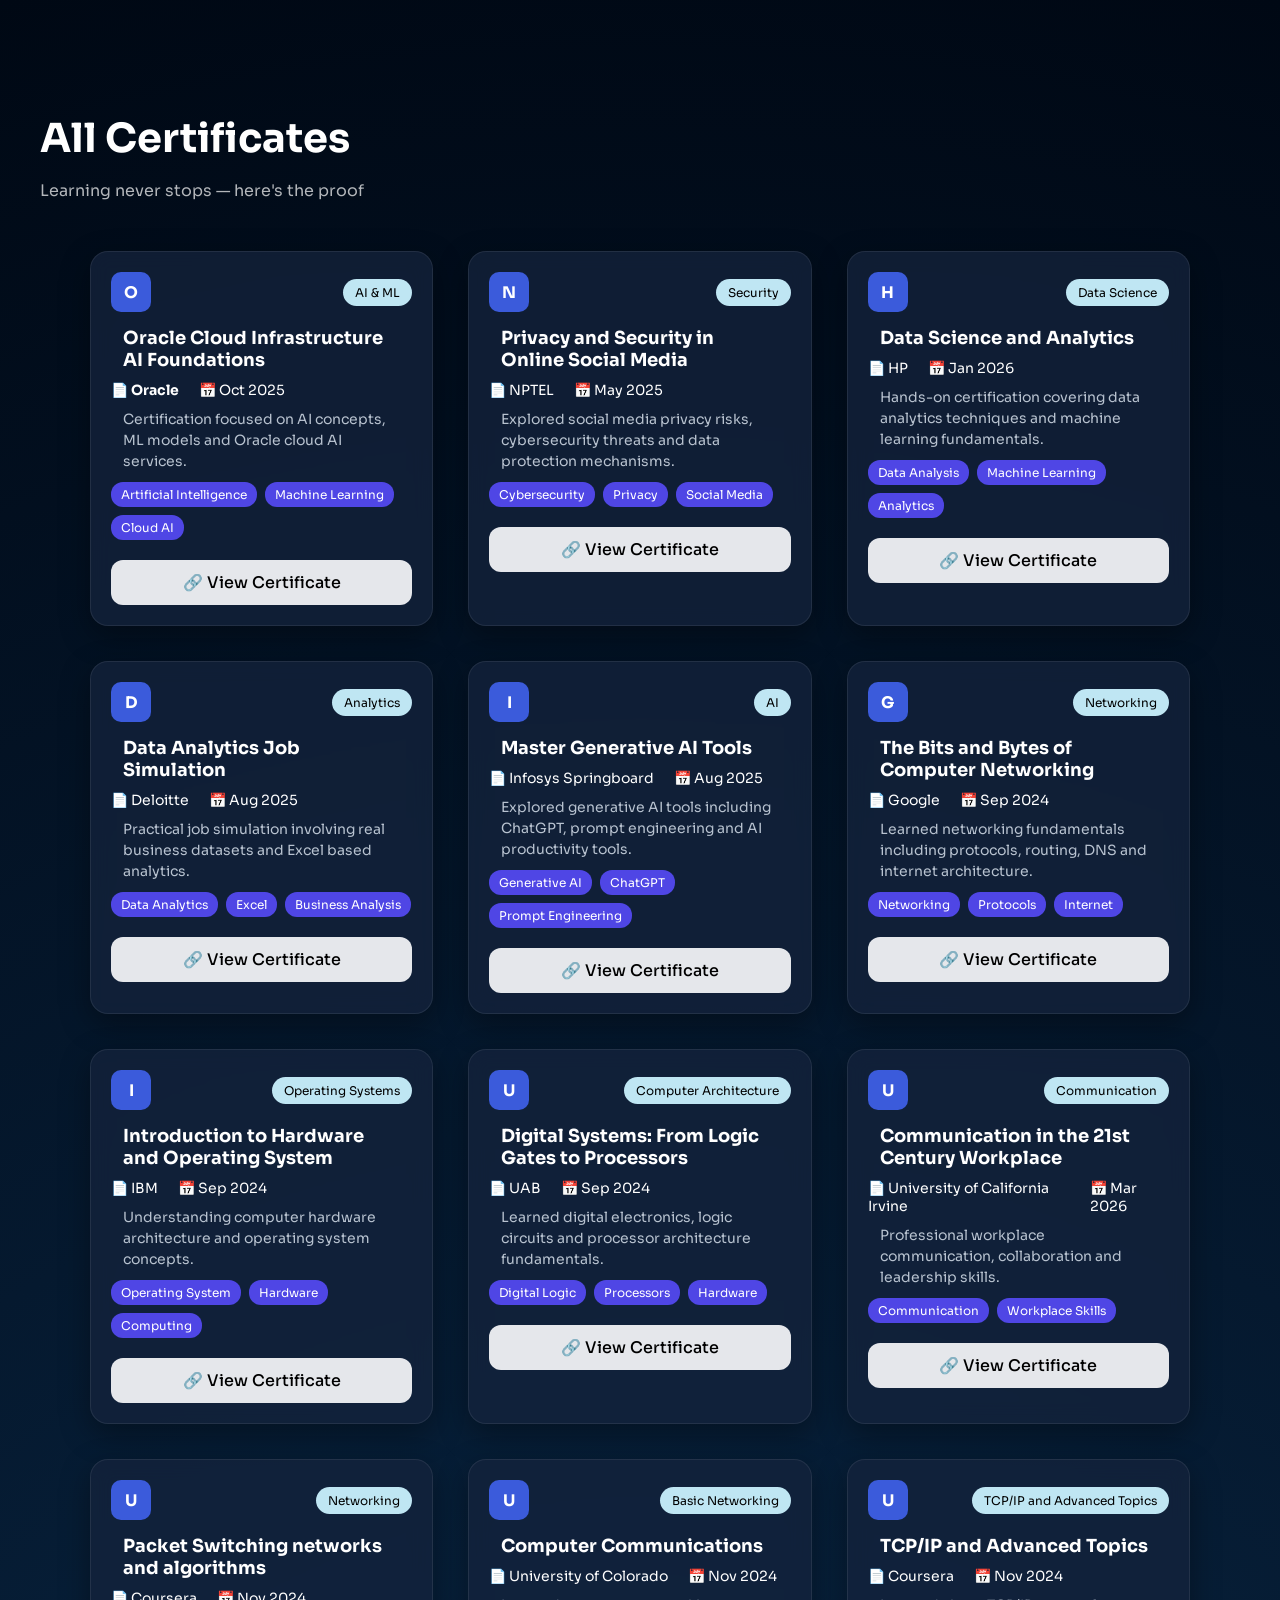
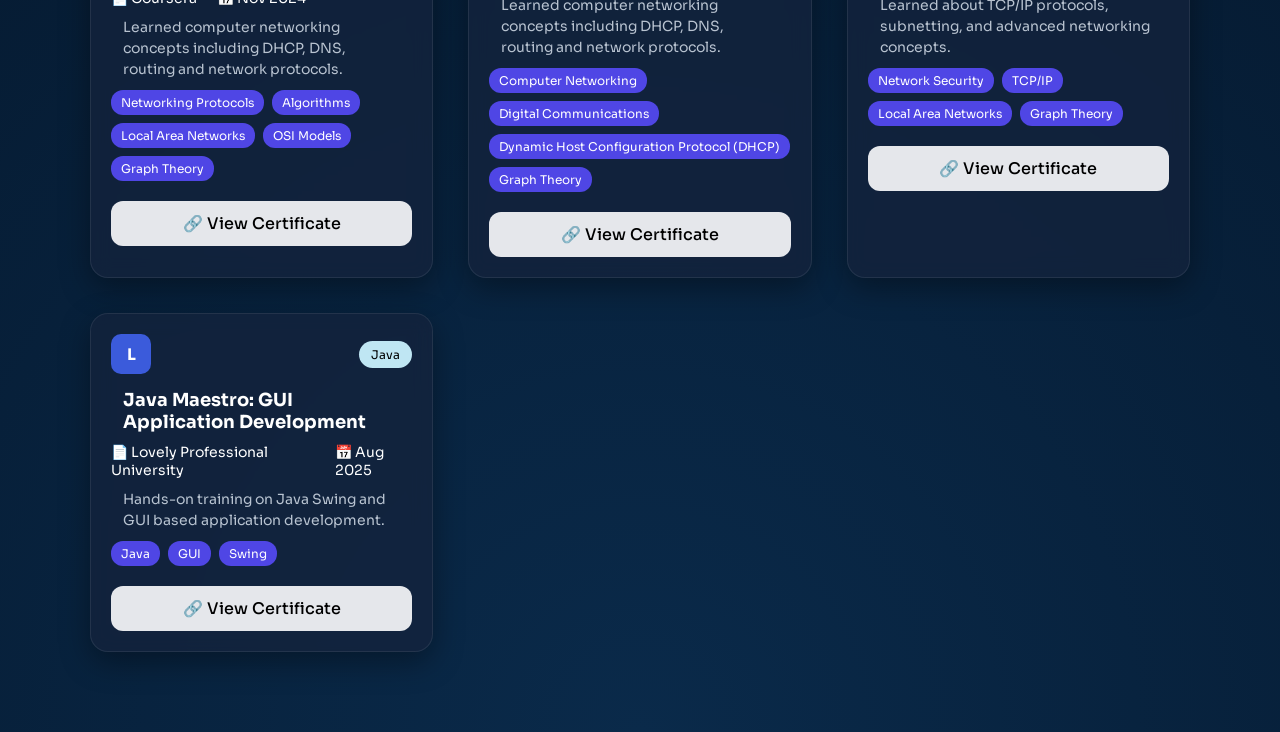
<file: certifications.html>
<!DOCTYPE html>
<html lang="en">

<head>

<meta charset="UTF-8">
<meta name="viewport" content="width=device-width, initial-scale=1.0">

<title>Sakshi Kumari Portfolio | Certificates</title>

<link href="https://fonts.googleapis.com/css2?family=Sora:wght@300;400;600;700&family=Space+Grotesk:wght@400;600;700&display=swap" rel="stylesheet">
<link rel="stylesheet" href="styles.css">

</head>

<body>
<canvas id="space"></canvas>
<section class="certifications-page">

<h1 class="cert-page-title">All Certificates</h1>
<p class="cert-page-sub">Learning never stops — here's the proof</p>

<div class="cert-grid">


<!-- Oracle -->

<div class="cert-card">

<div class="cert-header">
<div class="cert-logo">O</div>
<span class="cert-category" style="color:black">AI & ML</span>
</div>

<h3>Oracle Cloud Infrastructure AI Foundations</h3>

<div class="cert-meta">
<span>📄 <b>Oracle</b></span>
<span>📅 Oct 2025</span>
</div>

<p class="cert-desc">
Certification focused on AI concepts, ML models and Oracle cloud AI services.
</p>

<div class="cert-tags">
<span>Artificial Intelligence</span>
<span>Machine Learning</span>
<span>Cloud AI</span>
</div>

<a href="https://catalog-education.oracle.com/ords/certview/sharebadge?id=71D263B549927A88D307E57700A95107281253C35255C2595E15CCF9C53778FE#" target="_blank" class="cert-btn">
🔗 View Certificate
</a>

</div>


<!-- NPTEL -->

<div class="cert-card">

<div class="cert-header">
<div class="cert-logo">N</div>
<span class="cert-category" style="color:black">Security</span>
</div>

<h3>Privacy and Security in Online Social Media</h3>

<div class="cert-meta">
<span>📄 NPTEL</span>
<span>📅 May 2025</span>
</div>

<p class="cert-desc">
Explored social media privacy risks, cybersecurity threats and data protection mechanisms.
</p>

<div class="cert-tags">
<span>Cybersecurity</span>
<span>Privacy</span>
<span>Social Media</span>
</div>

<a href="https://archive.nptel.ac.in/content/noc/NOC25/SEM1/Ecertificates/106/noc25-cs79/Course/NPTEL25CS79S14750042504484859.pdf" target="_blank" class="cert-btn">
🔗 View Certificate
</a>

</div>


<!-- HP -->

<div class="cert-card">

<div class="cert-header">
<div class="cert-logo">H</div>
<span class="cert-category" style="color:black">Data Science</span>
</div>

<h3>Data Science and Analytics</h3>

<div class="cert-meta">
<span>📄 HP</span>
<span>📅 Jan 2026</span>
</div>

<p class="cert-desc">
Hands-on certification covering data analytics techniques and machine learning fundamentals.
</p>

<div class="cert-tags">
<span>Data Analysis</span>
<span>Machine Learning</span>
<span>Analytics</span>
</div>

<a href="https://www.life-global.org/certificate/d4fe8621-41bf-445a-8bd3-7fff81b76ade" target="_blank" class="cert-btn">
🔗 View Certificate
</a>

</div>


<!-- Deloitte -->

<div class="cert-card">

<div class="cert-header">
<div class="cert-logo">D</div>
<span class="cert-category" style="color:black">Analytics</span>
</div>

<h3>Data Analytics Job Simulation</h3>

<div class="cert-meta">
<span>📄 Deloitte</span>
<span>📅 Aug 2025</span>
</div>

<p class="cert-desc">
Practical job simulation involving real business datasets and Excel based analytics.
</p>

<div class="cert-tags">
<span>Data Analytics</span>
<span>Excel</span>
<span>Business Analysis</span>
</div>

<a href="https://forage-uploads-prod.s3.amazonaws.com/completion-certificates/9PBTqmSxAf6zZTseP/io9DzWKe3PTsiS6GG_9PBTqmSxAf6zZTseP_efKQdFDQdT7qyqrkf_1755536870880_completion_certificate.pdf" target="_blank" class="cert-btn">
🔗 View Certificate
</a>
</div>


<!-- Infosys -->

<div class="cert-card">

<div class="cert-header">
<div class="cert-logo">I</div>
<span class="cert-category" style="color:black">AI</span>
</div>

<h3>Master Generative AI Tools</h3>

<div class="cert-meta">
<span>📄 Infosys Springboard</span>
<span>📅 Aug 2025</span>
</div>

<p class="cert-desc">
Explored generative AI tools including ChatGPT, prompt engineering and AI productivity tools.
</p>

<div class="cert-tags">
<span>Generative AI</span>
<span>ChatGPT</span>
<span>Prompt Engineering</span>
</div>

<a href="https://www.udemy.com/certificate/UC-783c11d0-f1be-4fbc-b7d7-c895b321bef8/" target="_blank" class="cert-btn">
🔗 View Certificate
</a>
</div>


<!-- Google -->

<div class="cert-card">

<div class="cert-header">
<div class="cert-logo">G</div>
<span class="cert-category" style="color:black">Networking</span>
</div>

<h3>The Bits and Bytes of Computer Networking</h3>

<div class="cert-meta">
<span>📄 Google</span>
<span>📅 Sep 2024</span>
</div>

<p class="cert-desc">
Learned networking fundamentals including protocols, routing, DNS and internet architecture.
</p>

<div class="cert-tags">
<span>Networking</span>
<span>Protocols</span>
<span>Internet</span>
</div>

<a href="https://www.coursera.org/account/accomplishments/verify/DP8MNMSCPJMS" target="_blank" class="cert-btn">
🔗 View Certificate
</a>

</div>


<!-- IBM -->

<div class="cert-card">

<div class="cert-header">
<div class="cert-logo">I</div>
<span class="cert-category" style="color:black">Operating Systems</span>
</div>

<h3>Introduction to Hardware and Operating System</h3>

<div class="cert-meta">
<span>📄 IBM</span>
<span>📅 Sep 2024</span>
</div>

<p class="cert-desc">
Understanding computer hardware architecture and operating system concepts.
</p>

<div class="cert-tags">
<span>Operating System</span>
<span>Hardware</span>
<span>Computing</span>
</div>

<a href="https://www.coursera.org/account/accomplishments/verify/5X0ZR7N0NLS5" target="_blank" class="cert-btn">
🔗 View Certificate
</a>

</div>


<!-- UAB -->

<div class="cert-card">

<div class="cert-header">
<div class="cert-logo">U</div>
<span class="cert-category" style="color:black">Computer Architecture</span>
</div>

<h3>Digital Systems: From Logic Gates to Processors</h3>

<div class="cert-meta">
<span>📄 UAB</span>
<span>📅 Sep 2024</span>
</div>

<p class="cert-desc">
Learned digital electronics, logic circuits and processor architecture fundamentals.
</p>

<div class="cert-tags">
<span>Digital Logic</span>
<span>Processors</span>
<span>Hardware</span>
</div>

<a href="https://www.coursera.org/account/accomplishments/verify/YNJK33RJZ5VM" target="_blank" class="cert-btn">
🔗 View Certificate
</a>
</div>


<!-- UCI -->

<div class="cert-card">

<div class="cert-header">
<div class="cert-logo">U</div>
<span class="cert-category" style="color:black">Communication</span>
</div>

<h3>Communication in the 21st Century Workplace</h3>

<div class="cert-meta">
<span>📄 University of California Irvine</span>
<span>📅 Mar 2026</span>
</div>

<p class="cert-desc">
Professional workplace communication, collaboration and leadership skills.
</p>

<div class="cert-tags">
<span>Communication</span>
<span>Workplace Skills</span>
</div>

<a href="https://drive.google.com/file/d/1L7tgPVqjclD_X55eq3Y9ELgtdgV84nyc/view?usp=sharing" target="_blank" class="cert-btn">
🔗 View Certificate
</a>

</div>
<!-- Packet switching -->

<div class="cert-card">

<div class="cert-header">
<div class="cert-logo">U</div>
<span class="cert-category" style="color:black">Networking</span>
</div>

<h3>Packet Switching networks and algorithms</h3>

<div class="cert-meta">
<span>📄 Coursera</span>
<span>📅 Nov 2024</span>
</div>

<p class="cert-desc">
Learned computer networking concepts including DHCP, DNS, routing and network protocols.
</p>

<div class="cert-tags">

<span>Networking Protocols</span>
<span>Algorithms</span>
<span>Local Area Networks</span>
<span>OSI Models</span>

</span>
<span>Graph Theory</span>
</div>

<a href="https://coursera.org/share/93bd442e42108f622596202d74059fa1" target="_blank" class="cert-btn">
🔗 View Certificate
</a>

</div>
<!-- Computer communications -->

<div class="cert-card">

<div class="cert-header">
<div class="cert-logo">U</div>
<span class="cert-category" style="color:black">Basic Networking</span>
</div>

<h3>Computer Communications</h3>

<div class="cert-meta">
<span>📄 University of Colorado</span>
<span>📅 Nov 2024</span>
</div>

<p class="cert-desc">
Learned computer networking concepts including DHCP, DNS, routing and network protocols.
</p>

<div class="cert-tags">
<span>Computer Networking</span>
<span>Digital Communications</span>
<span>Dynamic Host Configuration Protocol (DHCP)</span>

</span>
<span>Graph Theory</span>
</div>

<a href="https://coursera.org/share/9885a6e97d233076666997573db3effe" target="_blank" class="cert-btn">
🔗 View Certificate
</a>

</div>

<!-- TCP IP-->

<div class="cert-card">

<div class="cert-header">
<div class="cert-logo">U</div>
<span class="cert-category" style="color:black">TCP/IP and Advanced Topics</span>
</div>

<h3>TCP/IP and Advanced Topics</h3>

<div class="cert-meta">
<span>📄 Coursera</span>
<span>📅 Nov 2024</span>
</div>

<p class="cert-desc">
Learned about TCP/IP protocols, subnetting, and advanced networking concepts.
</p>

<div class="cert-tags">
<span>Network Security</span>
<span>TCP/IP</span>
<span>
Local Area Networks</span>

</span>
<span>Graph Theory</span>
</div>

<a href="https://coursera.org/share/21f4e8ed4ede735a7e80f9fb16dd61d6" target="_blank" class="cert-btn">
🔗 View Certificate
</a>

</div>
<!-- LPU -->
<div class="cert-card">

<div class="cert-header">
<div class="cert-logo">L</div>
<span class="cert-category" style="color:black">Java</span>
</div>

<h3>Java Maestro: GUI Application Development</h3>

<div class="cert-meta">
<span>📄 Lovely Professional University</span>
<span>📅 Aug 2025</span>
</div>

<p class="cert-desc">
Hands-on training on Java Swing and GUI based application development.
</p>

<div class="cert-tags">
<span>Java</span>
<span>GUI</span>
<span>Swing</span>
</div>


<a href="https://files.lpu.in/umsweb/skilldevcourse/SkillDevelopmentCertificates/12306499_834_20_08_2025.pdf?_gl=1*15qwgbv*_gcl_au*MTk2ODczMDM0NC4xNzU0ODg5NDIy" target="_blank" class="cert-btn">
🔗 View Certificate
</a>

</div>


</div>



</section>

</body>
</html>
</file>
<file: styles.css>
/* ================= GLOBAL ================= */

body{
margin:0;  /* adjust based on navbar height */
font-family:'Sora',sans-serif;
color:white;
overflow-x:hidden;
background:radial-gradient(circle at bottom,#0a2a4a,#000814);
}

html{
scroll-behavior:smooth;
}
.resume-card{

background:rgba(0,200,255,.08);
border:1px solid rgba(0,200,255,.2);

border-radius:14px;
padding:25px;

backdrop-filter:blur(12px);

width:900px;
max-width:90%;
margin:0 auto;

transition:.3s;

}

/* ================= SPACE CANVAS ================= */

canvas{
position:fixed;
top:0;
left:0;
width:100%;
height:100%;
z-index:0;
}

.date{
color:white;
font-weight:500;
}

/* ================= NAVBAR ================= */
/* NAV LINKS FIX */

.nav ul li a {
color: white;
text-decoration: none;
font-size: 18px;
opacity: 0.85;
transition: 0.3s;
}

/* HOVER EFFECT */

.nav ul li a:hover {

opacity: 1;
color:#67e8ff;
text-shadow:0 0 10px rgba(0,200,255,0.7);
}

.contact{
background:linear-gradient(90deg,#7a5cff,#a855f7);
border:none;
text-decoration: none;
}
/* ACTIVE LINK (optional highlight) */

.nav ul li a.active {
color: #67e8ff;
text-shadow: 0 0 10px rgba(103,232,255,0.7);
}
.nav{
position:fixed;
top:0;
left:0;
width:100%;
padding:25px 50px;
display:flex;
justify-content:space-between;
align-items:center;
z-index:10;
box-sizing:border-box;
}

.resume-cards{
display:flex;
flex-direction:column;
gap:30px;
align-items:center;
}

.logo{
font-family:'Space Grotesk';
font-size:24px;
font-weight:700;
}

.nav ul{
display:flex;
gap:40px;
list-style:none;
}

.nav li{
cursor:pointer;
font-size:18px;
opacity:.85;
}

.contact{
background:#7CFF41;
border:none;
padding:12px 28px;
border-radius:25px;
cursor:pointer;
font-weight:600;
}


/* ================= HERO ================= */

.hero{
position:relative;
height:100vh;
display:flex;
align-items:center;
padding-left:160px;
z-index:5;
}

.hero-text{
max-width:900px;
}

.intro{
font-size:30px;
opacity:.85;
}

.hero-text h1{
font-family:'Space Grotesk';
font-size:64px;
line-height:1.15;
margin:10px 0 20px 0;
font-weight:700;
letter-spacing:-1px;
}

.hero-text span{
color:#67e8ff;
text-shadow:0 0 30px rgba(0,200,255,.6);
}

.hero-description{
font-size:20px;
line-height:1.7;
opacity:.85;
max-width:520px;
margin-top:10px;
}


/* ================= BUTTONS ================= */

.hero-buttons{
margin-top:30px;
display:flex;
gap:20px;
}

.hero,
.about,
.resume{
position:relative;
z-index:5;
}
.premium-btn{
display:inline-block;
text-align:center;
text-decoration:none;   /* removes underline */
color:#000;             /* same as other buttons */
}
.premium-btn{
position:relative;
background:linear-gradient(145deg,#e6e6e6,#bfc2c7);
color:#000;
border:none;
padding:14px 32px;
font-size:16px;
font-weight:600;
border-radius:10px;
cursor:pointer;
box-shadow:0 4px 12px rgba(0,0,0,.4);
transition:all .25s ease;
overflow:hidden;
}

.premium-btn:hover{
transform:translateY(-3px);
box-shadow:0 10px 25px rgba(0,0,0,.5);
}

.premium-btn:active{
transform:scale(.96);
}


/* ================= FLOATING SPACE OBJECTS ================= */

.space-object{
position:fixed;
z-index:-2;
pointer-events:none;
}

.rocket{
left:-25px;
top:320px;
width:180px;
}

.ufo{
right:320px;
top:320px;
width:140px;
}

.small-planet{
top:80px;
left:160px;
width:60px;
}

.big-planet{
right:40px;
bottom:40px;
width:230px;
}

.astronaut{
top:180px;
right:180px;
width:110px;
}


/* ================= TECH ICONS ================= */

.tech{
position: fixed;
width:55px;
z-index:-2;
animation:floatTech 5s ease-in-out infinite;
}

.github{ top:55%; left:55%; }
.python{ top:70%; left:60%; }
.js{ top:30%; left:70%; }
.react{ top:50%; left:80%; }
.excel{ top:40%; left:75%; }


/* ================= ABOUT SECTION ================= */

.about{
position:relative;
z-index:5;
max-width:1200px;
margin:auto;
padding:120px 120px;
}

.about-title{
font-size:40px;
margin-bottom:40px;
}

.about-grid{
display:grid;
grid-template-columns:2fr 1fr;
grid-template-areas:
"journey photo"
"approach photo"
"facts skills";
gap:30px;
}

.about-card{
background:rgba(0,200,255,.12);
border:1px solid rgba(0,220,255,.35);
border-radius:18px;
padding:24px;
backdrop-filter:blur(10px);
box-shadow:0 10px 25px rgba(0,0,0,.4);
transition:.3s;
}

.about-card:hover{
transform:translateY(-6px);
box-shadow:0 15px 35px rgba(0,0,0,.5);
}

.journey{ grid-area:journey; }
.approach{ grid-area:approach; }
.facts{ grid-area:facts; }
.skills{ grid-area:skills; }


/* ================= PHOTO ================= */

.photo{
grid-area:photo;
padding:0;
overflow:hidden;
display:flex;
align-items:center;
justify-content:center;
}

.photo img{
width:100%;
height:100%;
object-fit:cover;
border-radius:18px;
display:block;
}


/* ================= RESUME SECTION ================= */

.resume{
position: relative;
z-index: 5;

}

.resume-title{
text-align:center;
font-size:38px;
margin-bottom:25px;
background:linear-gradient(90deg,#7dd3fc,#a78bfa);
-webkit-background-clip:text;
color:transparent;
}

/* CONTACT BAR */

.resume-contact{
display:flex;
justify-content:center;
gap:18px;
flex-wrap:wrap;
margin-bottom:30px;
}

.resume-contact span{
background:rgba(255,255,255,.06);
border:1px solid rgba(255,255,255,.12);
padding:8px 14px;
border-radius:20px;
font-size:14px;
}

.contact-link{
color: inherit;
text-decoration: none;
}

/* BUTTON FIX */


.resume-btn.view-btn{
  width: 120px;
  
}



.resume-buttons{
  display:flex;
  justify-content:center;
  align-items:center;
  gap:25px;
  margin-top:25px;
  flex-wrap:nowrap; /* ensures same row */
}

.resume-btn{
  width:140px; /* same width for both */
  padding:12px 0;
  border-radius:30px;
  text-decoration:none;
  font-weight:600;
  font-size:15px;
  color:#fff;
  background:linear-gradient(135deg,#7a5cff,#a855f7); /* same purple */
  transition:0.3s;
  display:inline-block;
  text-align:center;
}

.resume-btn:hover{
  transform:translateY(-3px);
  box-shadow:0 10px 25px rgba(0,0,0,0.35);
}


/* ================= ANIMATIONS ================= */

@keyframes floatTech{
0%{transform:translateY(0)}
50%{transform:translateY(-18px)}
100%{transform:translateY(0)}
}
/* Sill grids*/


/* ================= CARDS ================= */

.about-card{

background:rgba(0,200,255,.12);

border:1px solid rgba(0,220,255,.35);

border-radius:18px;

padding:24px;

backdrop-filter:blur(10px);

box-shadow:0 10px 25px rgba(0,0,0,.4);

transition:.3s;

}

.about-card:hover{
transform:translateY(-6px);
box-shadow:0 15px 35px rgba(0,0,0,.5);
}


/* ================= GRID AREAS ================= */

.journey{ grid-area:journey; }

.approach{ grid-area:approach; }

.facts{ grid-area:facts; }

.skills{ grid-area:skills; }


/* ================= PHOTO ================= */
/* PHOTO CARD */

.photo{
grid-area:photo;
padding:0;                 /* remove inner padding */
overflow:hidden;           /* clip image to card shape */
display:flex;
align-items:center;
justify-content:center;
}


/* IMAGE FILLS THE CARD */

.photo img{
width:100%;
height:100%;
object-fit:cover;          /* fills card without distortion */
border-radius:18px;        /* same as card radius */
display:block;
}


/* ================= SKILL CAPSULES ================= */

 .skills-main-title{
font-size:28px;
text-align:center;
margin-bottom:25px;
}

.skills-category{
margin-bottom:25px;
}

.skills-category h4{
font-size:18px;
margin-bottom:12px;
color:#8ab4ff;
}

.skills-grid{
display:grid;
grid-template-columns:repeat(2,1fr);
gap:12px;
}

.skill-item{
display:flex;
align-items:center;
gap:10px;
background:#0d2235;
padding:10px 12px;
border-radius:8px;
transition:0.3s;
}

.skill-item img{
width:26px;
height:26px;
}

.skill-item span{
font-size:14px;
}

.skill-item:hover{
background:#163b5a;
transform:translateY(-3px);
}
/*extended skills*/

/======= IMAGE COTEST ===/
.image-row{
display:flex;
gap:15px;
margin:12px 0;
flex-wrap:wrap;
}

.achievement-img{
width:220px;
aspect-ratio:16/9;
object-fit:cover;
border-radius:8px;
}
/* CERTIFICATIONS SECTION */

.certifications{
padding:80px 10%;
text-align:center;
}

.cert-title{
font-size:36px;
font-weight:700;
margin-bottom:10px;
}

.cert-subtitle{
color:#9fb3c8;
margin-bottom:40px;
font-size:15px;
}

/* GRID */

.cert-grid{
display:grid;
grid-template-columns:repeat(auto-fit,minmax(260px,1fr));
gap:25px;
}

/* CARD */

.cert-card{
background:#0c1b2b;
border-radius:12px;
overflow:hidden;
text-align:left;
transition:0.3s ease;
box-shadow:0 8px 20px rgba(0,0,0,0.3);
}

.cert-card:hover{
transform:translateY(-6px);
box-shadow:0 12px 30px rgba(0,0,0,0.5);
}

/* IMAGE */

.cert-card img{
width:100%;
height:170px;
object-fit:cover;
}

/* TEXT */

.cert-card h3{
font-size:18px;
margin:12px;
color:white;
}

.cert-card p{
font-size:14px;
color:#b7c7d6;
margin:0 12px 10px;
line-height:1.5;
}

.cert-org{
display:block;
font-size:13px;
color:#7fa7ff;
margin:0 12px 15px;}


/* SKILLS NEW */
.skills-section{
padding:80px 10%;
text-align:center;
}

.skills-title{
font-size:36px;
margin-bottom:10px;
}

.skills-subtitle{
color:#9db3c8;
margin-bottom:40px;
}

/* wrapper */

.skills-wrapper{
display:flex;
align-items:center;
justify-content:center;
position:relative;
}

/* visible area */

.skills-container{
width:1100px;
overflow:hidden;
display:flex;
gap:25px;
scroll-behavior:smooth;
}

/* card */

.skill-card{
min-width:260px;
background:#0c1b2b;
padding:20px;
border-radius:12px;
box-shadow:0 8px 20px rgba(0,0,0,0.3);
text-align:left;
transition:0.3s;
}

.skill-card:hover{
transform:translateY(-6px);
}

.skill-card h3{
margin-bottom:15px;
}
.skills-container{
scroll-snap-type:x mandatory;
}


.skill-card ul{
list-style:none;
padding:0;
}

.skill-card li{
background:#16293d;
margin-bottom:8px;
padding:8px;
border-radius:6px;
}

/* arrows */

.arrow{
position:absolute;
top:50%;
transform:translateY(-50%);
background:white;
border:none;
width:40px;
height:40px;
border-radius:50%;
cursor:pointer;
font-size:20px;
z-index:10;
}

.arrow.left{
left:-20px;
}

.arrow.right{
right:-20px;
}
/certificates main/
.certifications .cert-grid .cert-card:nth-child(n+4){
display:none;
}
.cert-more{
text-align:center;
margin-top:40px;
}
/* CERTIFICATION PAGE */


.cert-page-title{
font-size:40px;
font-weight:700;
margin-bottom:10px;
}

.cert-page-sub{
opacity:0.7;
margin-bottom:50px;
}

.cert-grid{
display:grid;
grid-template-columns:repeat(auto-fit,minmax(340px,1fr));
gap:30px;
}

/* CARD */

.cert-card{
background:#8ec7d4;
border-radius:18px;
padding:25px;
box-shadow:0 10px 30px rgba(0,0,0,0.25);
position:relative;
}

/* HEADER */

.cert-header{
display:flex;
justify-content:space-between;
align-items:center;
margin-bottom:15px;
}

.cert-logo{
width:40px;
height:40px;
border-radius:10px;
background:#3b5bdb;
color:white;
display:flex;
align-items:center;
justify-content:center;
font-weight:bold;
}

.cert-category{
background:#bfe6f3;
padding:6px 12px;
border-radius:15px;
font-size:12px;
}

/* META */

.cert-meta{
margin:10px 0;
display:flex;
gap:20px;
font-size:14px;
}

/* DESCRIPTION */

.cert-desc{
font-size:14px;
margin:15px 0;
opacity:0.9;
}

/* TAGS */

.cert-tags{
display:flex;
flex-wrap:wrap;
gap:8px;
margin-bottom:20px;
}

.cert-tags span{
background:#4f46e5;
color:white;
padding:5px 10px;
border-radius:12px;
font-size:12px;
}

/* BUTTON */

.cert-btn{
display:block;
text-align:center;
background:#e5e7eb;
padding:12px;
border-radius:12px;
text-decoration:none;
color:black;
font-weight:500;
transition:0.3s;
}
.resume H1{
font-size:36px;
margin-bottom:20px;
padding:0 150px;
color:white;
}
.cert-btn:hover{
background:#d1d5db;
}
.certifications{
padding:80px 5%;
max-width:1300px;
margin:auto;
}

.cert-title{
text-align:center;
font-size:42px;
margin-bottom:10px;
color:white;
}

.cert-subtitle{
text-align:center;
opacity:0.7;
margin-bottom:60px;
color:#cbd5e1;
}

/* GRID */

.cert-grid{
display:grid;
grid-template-columns:repeat(3,1fr);
gap:35px;
max-width:1100px;
margin:auto;
}

/* CARD */
.cert-card{
background:rgba(20,35,60,0.75);
backdrop-filter:blur(10px);
border-radius:18px;
padding:20px;
transition:0.35s;
border:1px solid rgba(255,255,255,0.08);
box-shadow:0 10px 30px rgba(0,0,0,0.35);
}

/* IMAGE */

.cert-card img{
width:100%;
height:170px;
object-fit:cover;
border-radius:10px;
margin-bottom:15px;
}

/* TITLE */

.cert-card h3{
font-size:18px;
margin-bottom:10px;
color:white;
}

/* DESCRIPTION */

.cert-card p{
font-size:14px;
line-height:1.5;
color:#cbd5e1;
margin-bottom:10px;
}

/* ORG + DATE */

.cert-org{
font-size:13px;
color:#8ab4ff;
font-weight:500;
}

/* HOVER EFFECT */

.cert-card:hover{
transform:translateY(-8px);
box-shadow:0 20px 45px rgba(0,0,0,0.5);
border:1px solid rgba(120,160,255,0.35);
}

/* VIEW MORE BUTTON */
/* CERTIFICATION PAGE BACKGROUND */
/* CERTIFICATION PAGE BACKGROUND */

.certifications-page{
max-width:1200px;
margin:auto;
padding:80px 20px;

/* let star canvas show */
background:transparent;

position:relative;
z-index:5;
}
/* certifcate more button*/

.view-more-btn{
display:inline-block;
padding:12px 28px;
border-radius:30px;
background:linear-gradient(90deg,#6a8cff,#8b5cf6);
color:white;
font-weight:600;
text-decoration:none;
transition:0.3s;
}

.view-more-btn:hover{
transform:translateY(-3px);
box-shadow:0 10px 25px rgba(0,0,0,0.35);
}


/* Projects */
.project-card {
  width: 360px;
  height: 320px;
  padding: 15px;
  border-radius: 20px;
  background: rgba(255,255,255,0.2);
  backdrop-filter: blur(10px);
}

/* FLIP CONTAINER */
.flip-box {
  height: 260px;
  perspective: 1000px;
  position: relative;
  overflow: hidden;
  border-radius: 15px;
}

/* INNER */
.flip-inner {
  width: 100%;
  height: 100%;
  position: relative;

  transform-style: preserve-3d;
  transition: transform 0.6s ease;
}

/* 🔥 THIS LINE MAKES FLIP WORK */
.flip-box:hover .flip-inner {
  transform: rotateY(180deg);
}

/* FRONT & BACK */
.flip-front,
.flip-back {
  position: absolute;
  width: 100%;
  height: 100%;
  top: 0;
  left: 0;

  backface-visibility: hidden;
  border-radius: 15px;
}

/* FRONT */
.flip-front img {
  width: 100%;
  height: 100%;
  object-fit: cover; /* 🔥 prevents weird cropping */
  border-radius: 15px;
}
/* BACK */
.flip-back {
  background: linear-gradient(
    to top,
    rgba(2,6,23,0.95),
    rgba(2,6,23,0.6),
    transparent
  );

  color: white;
  transform: rotateY(180deg);

  display: flex;
  flex-direction: column;
  justify-content: flex-end; /* 🔥 pushes text to bottom */
  
  padding: 15px;
  box-sizing: border-box;
}
.flip-back h3 {
  margin: 0;
  font-size: 20px;
}

.flip-back p {
  margin: 5px 0;
  font-size: 14px;
  color: #ccc;
}

/* TAGS */
.tags {
  margin-top: 5px;
}

.tags span {
  display: inline-block;
  background: #6366f1;
  padding: 4px 10px;
  border-radius: 10px;
  font-size: 11px;
  margin-right: 5px;
}
/* BADGE */
.badge {
  position: absolute;
  top: 10px;
  right: 10px;
  background: #22c55e;
  color: white;
  padding: 5px 10px;
  border-radius: 10px;
}

/* BUTTON */
.view-btn {
  display: block;
  text-align: center;
  text-decoration: none; /* removes underline */

  width: 90%;
  margin-top: 10px;
  padding: 12px;
    align-self: center;
  border-radius: 12px;
  background: #e5e7eb;
  color: black;

  font-size: 14px;
  font-weight: 500;
}

.view-btn:hover {
  background: #d1d5db;
}
.projects-grid {
  display: grid;
  grid-template-columns: repeat(3, 1fr); /* 🔥 3 per row */
  gap: 30px;
  justify-items: center;
  padding: 20px;
}
/* Progress card*/
/* SECTION */
.process-section {
  margin: 80px auto;
  padding: 40px;
  max-width: 1100px;

  background: rgba(255,255,255,0.15);
  backdrop-filter: blur(10px);
  border-radius: 20px;

  text-align: center;
}

/* TITLE */
.process-section h2 {
  color: #14b8a6;
  margin-bottom: 30px;
}

/* GRID */
.process-grid {
  display: grid;
  grid-template-columns: repeat(4, 1fr);
  gap: 20px;
}

/* CARD */
.process-card {
  text-align: center;
}

/* CIRCLE NUMBER */
.circle {
  width: 60px;
  height: 60px;
  margin: 0 auto 10px;

  border-radius: 50%;
  display: flex;
  align-items: center;
  justify-content: center;

  font-weight: bold;
  color: white;

  background: linear-gradient(135deg, #6366f1, #8b5cf6);
}

/* TEXT */
.process-card h3 {
  margin: 10px 0 5px;
}

.process-card p {
  font-size: 13px;
  color: white;
}
.process-card:hover {
  transform: translateY(-5px);
  transition: 0.3s;
}
@media (max-width: 900px) {
  .process-grid {
    grid-template-columns: repeat(2, 1fr);
  }
}

@media (max-width: 500px) {
  .process-grid {
    grid-template-columns: 1fr;
  }
}
/*contact media query*/
/* ================= CONTACT SECTION ================= */

.contact-section{
padding:100px 8%;
max-width:1300px;
margin:auto;
position:relative;
z-index:5;
}

.contact-title{
text-align:center;
font-size:40px;
margin-bottom:50px;

background:linear-gradient(90deg,#7dd3fc,#a78bfa);
-webkit-background-clip:text;
color:transparent;
}

/* layout */

.contact-container{
display:grid;
grid-template-columns:1fr 1fr;
gap:40px;
}

/* LEFT */

.contact-left{
background:rgba(0,200,255,.08);
border:1px solid rgba(0,200,255,.2);
border-radius:20px;
padding:30px;
backdrop-filter:blur(12px);
}

.contact-text{
opacity:.85;
margin-bottom:25px;
line-height:1.6;
}

/* contact item */

.contact-box{
display:flex;
gap:15px;
align-items:center;

background:rgba(255,255,255,.05);
border:1px solid rgba(255,255,255,.08);

padding:15px;
border-radius:12px;
margin-bottom:15px;
}

.contact-box span{
font-size:20px;
}

.contact-box p{
font-size:12px;
opacity:.6;
margin:0;
}

.contact-box h4{
margin:2px 0 0;
font-weight:500;
}

/* highlight */
/* CONTACT ITEMS */

.contact-item {
display: flex;
align-items: center;
gap: 15px;

background: rgba(255,255,255,0.05);
border: 1px solid rgba(255,255,255,0.1);

padding: 14px 18px;
border-radius: 12px;
margin-bottom: 15px;

transition: 0.3s;
}

.contact-item:hover {
transform: translateY(-4px);
box-shadow: 0 10px 25px rgba(0,0,0,0.3);
}

/* ICON */

.contact-item .icon {
font-size: 18px;
}

/* TEXT */

.contact-item p {
margin: 0;
font-size: 12px;
color: #9fb3c8;
}

/* LINK */

.contact-link {
display: inline-block;
color: white;
text-decoration: none;
font-size: 15px;
font-weight: 500;
transition: 0.3s;
}

/* HOVER EFFECT */

.contact-link:hover {
color: #8b5cf6;
text-decoration: underline;
}
.contact-highlight{
margin-top:20px;
padding:15px;
border-radius:12px;

background:linear-gradient(90deg,#6366f1,#8b5cf6);
font-size:14px;
}

/* RIGHT */
/* CONTACT FORM RIGHT SIDE */
/* INPUT WITH ICON */

.input-group {
position: relative;
width: 100%;
}

.input-group i {
position: absolute;
left: 12px;
top: 50%;
transform: translateY(-50%);
color: #8ab4ff;
font-size: 14px;
}

.input-group input,
.input-group textarea {
width: 100%;
padding: 14px 14px 14px 40px; /* space for icon */
border-radius: 10px;
border: 1px solid rgba(255,255,255,0.15);
background: rgba(255,255,255,0.05);
color: white;
font-size: 14px;
outline: none;
transition: 0.3s;
}

.input-group textarea {
min-height: 120px;
resize: none;
padding-top: 14px;
}

.input-group input:focus,
.input-group textarea:focus {
border-color: #6a8cff;
box-shadow: 0 0 10px rgba(106,140,255,0.3);
}

/* BUTTON */

.contact-form button {
margin-top: 10px;
padding: 14px;
border-radius: 30px;
border: none;
background: linear-gradient(90deg,#6a8cff,#8b5cf6);
color: white;
font-weight: 600;
font-size: 15px;
cursor: pointer;
transition: 0.3s;
}
/* TOAST MESSAGE */

.toast {
position: fixed;
bottom: 30px;
right: 30px;
background: linear-gradient(90deg,#6a8cff,#8b5cf6);
color: white;
padding: 14px 22px;
border-radius: 30px;
font-size: 14px;
font-weight: 500;
box-shadow: 0 10px 25px rgba(0,0,0,0.35);

opacity: 0;
transform: translateY(20px);
pointer-events: none;

transition: all 0.4s ease;
z-index: 999;
}

.toast.show {
opacity: 1;
transform: translateY(0);
}

.contact-form button:hover {
transform: translateY(-3px);
box-shadow: 0 10px 25px rgba(0,0,0,0.35);
}
.contact-form {
display: flex;
flex-direction: column;
gap: 15px;
}

.contact-form input,
.contact-form textarea {
width: 100%;
padding: 14px;
border-radius: 10px;
border: 1px solid rgba(255,255,255,0.15);
background: rgba(255,255,255,0.05);
color: white;
font-size: 14px;
outline: none;
transition: 0.3s;
}

.contact-form input::placeholder,
.contact-form textarea::placeholder {
color: #9fb3c8;
}

.contact-form input:focus,
.contact-form textarea:focus {
border-color: #6a8cff;
box-shadow: 0 0 10px rgba(106,140,255,0.3);
}

/* TEXTAREA */

.contact-form textarea {
min-height: 120px;
resize: none;
}

/* BUTTON */

.contact-form button {
margin-top: 10px;
padding: 14px;
border-radius: 30px;
border: none;
background: linear-gradient(90deg,#6a8cff,#8b5cf6);
color: white;
font-weight: 600;
font-size: 15px;
cursor: pointer;
transition: 0.3s;
}

.contact-form button:hover {
transform: translateY(-3px);
box-shadow: 0 10px 25px rgba(0,0,0,0.35);
}
.contact-right{
background:rgba(0,200,255,.08);
border:1px solid rgba(0,200,255,.2);
border-radius:20px;
padding:30px;
backdrop-filter:blur(12px);
}

.contact-right h3{
margin-bottom:20px;
}

/* form */

.contact-form{
display:flex;
flex-direction:column;
gap:15px;
}

.contact-form input,
.contact-form textarea{
background:#0d2235;
border:none;
padding:12px;
border-radius:8px;
color:white;
}

.contact-form input::placeholder,
.contact-form textarea::placeholder{
color:#9fb3c8;
}

/* button */



.contact-form button:hover{
transform:translateY(-3px);
box-shadow:0 10px 25px rgba(0,0,0,0.35);
}

/* responsive */

@media(max-width:900px){
.contact-container{
grid-template-columns:1fr;
}
}
/*Footer*/
.footer{
background:linear-gradient(180deg,#0a2a4a,#1e90a0);
padding:60px 10% 30px;
color:#cbd5e1;
position:relative;
}

.footer-container{
display:flex;
justify-content:space-between;
flex-wrap:wrap;
gap:50px;
}

.footer-left{
max-width:400px;
}

.footer-logo{
color:#7dd3fc;
margin-bottom:10px;
}

.footer-left p{
font-size:14px;
line-height:1.6;
}

.footer-icons{
margin-top:20px;
display:flex;
gap:12px;
}

.footer-icons a{
width:40px;
height:40px;
display:flex;
align-items:center;
justify-content:center;
border-radius:10px;
background:rgba(255,255,255,0.08);
text-decoration:none;
font-size:18px;
transition:.3s;
}

.footer-icons a:hover{
background:#7dd3fc;
color:#000;
transform:translateY(-3px);
}

/* LINKS */

.footer-links,
.footer-services{
display:flex;
flex-direction:column;
gap:10px;
}

.footer-links h4,
.footer-services h4{
color:white;
margin-bottom:10px;
}

.footer-links a{
text-decoration:none;
color:#cbd5e1;
transition:.3s;
}

.footer-links a:hover{
color:#67e8ff;
transform:translateX(5px);
}

/* BOTTOM */

.footer-bottom{
margin-top:40px;
border-top:1px solid rgba(255,255,255,0.1);
padding-top:20px;
display:flex;
justify-content:space-between;
align-items:center;
flex-wrap:wrap;
}

/* BACK TO TOP BUTTON */

#backToTop{
width:45px;
height:45px;
border-radius:50%;
border:none;
cursor:pointer;
font-size:18px;

background:linear-gradient(135deg,#6a8cff,#8b5cf6);
color:white;

transition:0.3s;
}

#backToTop:hover{
transform:translateY(-3px);
box-shadow:0 10px 20px rgba(0,0,0,0.3);
}
/* Extra curricular */
/* ================= CP SECTION FIXED ================= */

.cp-section{
padding:100px 10%;
text-align:center;
position:relative;
z-index:5;
}

/* TITLE */

.cp-title{
font-size:42px;
margin-bottom:10px;
font-family:'Space Grotesk';
background:linear-gradient(90deg,#7dd3fc,#a78bfa);
-webkit-background-clip:text;
color:transparent;
}

/* SUBTEXT */

.cp-sub{
color:#9db3c8;
margin-bottom:60px;
}

/* 🔥 STACKED LAYOUT (NOT PARALLEL) */

.cp-content{
display:flex;
flex-direction:column;   /* 🔥 THIS MAKES IT VERTICAL */
align-items:center;
gap:40px;
}

/* CARD */

.cp-card{
background:rgba(0,200,255,.08);
border:1px solid rgba(0,200,255,.2);
border-radius:16px;
padding:25px;
width:380px;   /* slightly bigger */

backdrop-filter:blur(10px);
transition:0.3s;
overflow:hidden;
position:relative;
}

/* HOVER */

.cp-card:hover{
transform:translateY(-10px) scale(1.02);
box-shadow:0 20px 50px rgba(0,200,255,.25);
}

/* IMAGE */
.cp-img{
width:100%;

/* 🔥 makes image smaller */
max-height:160px;

/* 🔥 IMPORTANT: show full image */
object-fit:contain;

border-radius:12px;
margin-bottom:15px;

/* center nicely */
background:#0a1f33;
padding:0px;
}

/* TEXT */

.cp-card h3{
margin-bottom:12px;
color:#67e8ff;
text-align:left;
}

.cp-card ul{
padding-left:18px;
line-height:1.7;
color:#cbd5e1;
text-align:left;
}

/* 🔥 ADD NICE GLOW BORDER EFFECT */

.cp-card::before{
content:"";
position:absolute;
inset:0;
border-radius:16px;
padding:1px;
background:linear-gradient(120deg,#67e8ff,transparent,#a78bfa);
-webkit-mask:
linear-gradient(#000 0 0) content-box,
linear-gradient(#000 0 0);
-webkit-mask-composite:xor;
mask-composite:exclude;
}

/* 🔥 OPTIONAL: spacing for second card */

.cp-card:nth-child(2){
margin-top:10px;
}
/*Extra curricular media query*/
/* SUBTITLE */
.cp-sub{
opacity:0.7;
margin-bottom:40px;
}

/* 2 COLUMN GRID */
.cp-container{
display:grid;
grid-template-columns:1fr 1fr;
gap:40px;
max-width:1000px;
margin:auto;
}

/* BOTTOM SECTION */
.cp-bottom{
margin-top:40px;
display:flex;
justify-content:center;
}

/* HACKATHON CARD WIDTH *//* ROW LAYOUT */
.hackathon-row{
display:grid;
grid-template-columns:1fr 1fr;
gap:30px;
max-width:1000px;
margin:auto;
}

/* INDIVIDUAL CARD */
.hackathon-box{
padding:20px;
text-align:left;
}

/* IMAGE FIX */
.hackathon-box .cp-img{
width:100%;
height:180px;
object-fit:cover;
border-radius:12px;
margin-bottom:12px;
}

/* TEXT */
.hackathon-box h3{
margin-bottom:10px;
color:#67e8ff;
}

.hackathon-box p{
font-size:14px;
opacity:.85;
margin-bottom:8px;
}

/* MOBILE */
@media(max-width:768px){
.hackathon-row{
grid-template-columns:1fr;
}
}
.publications{
padding:100px 10%;
text-align:center;
position:relative;
z-index:5;
}
.publications h2{
font-size:42px; 
margin-bottom:10px;
font-family:'Space Grotesk';
background:linear-gradient(90deg,#7dd3fc,#a78bfa);
-webkit-background-clip:text;
color:transparent;
}
</file>
